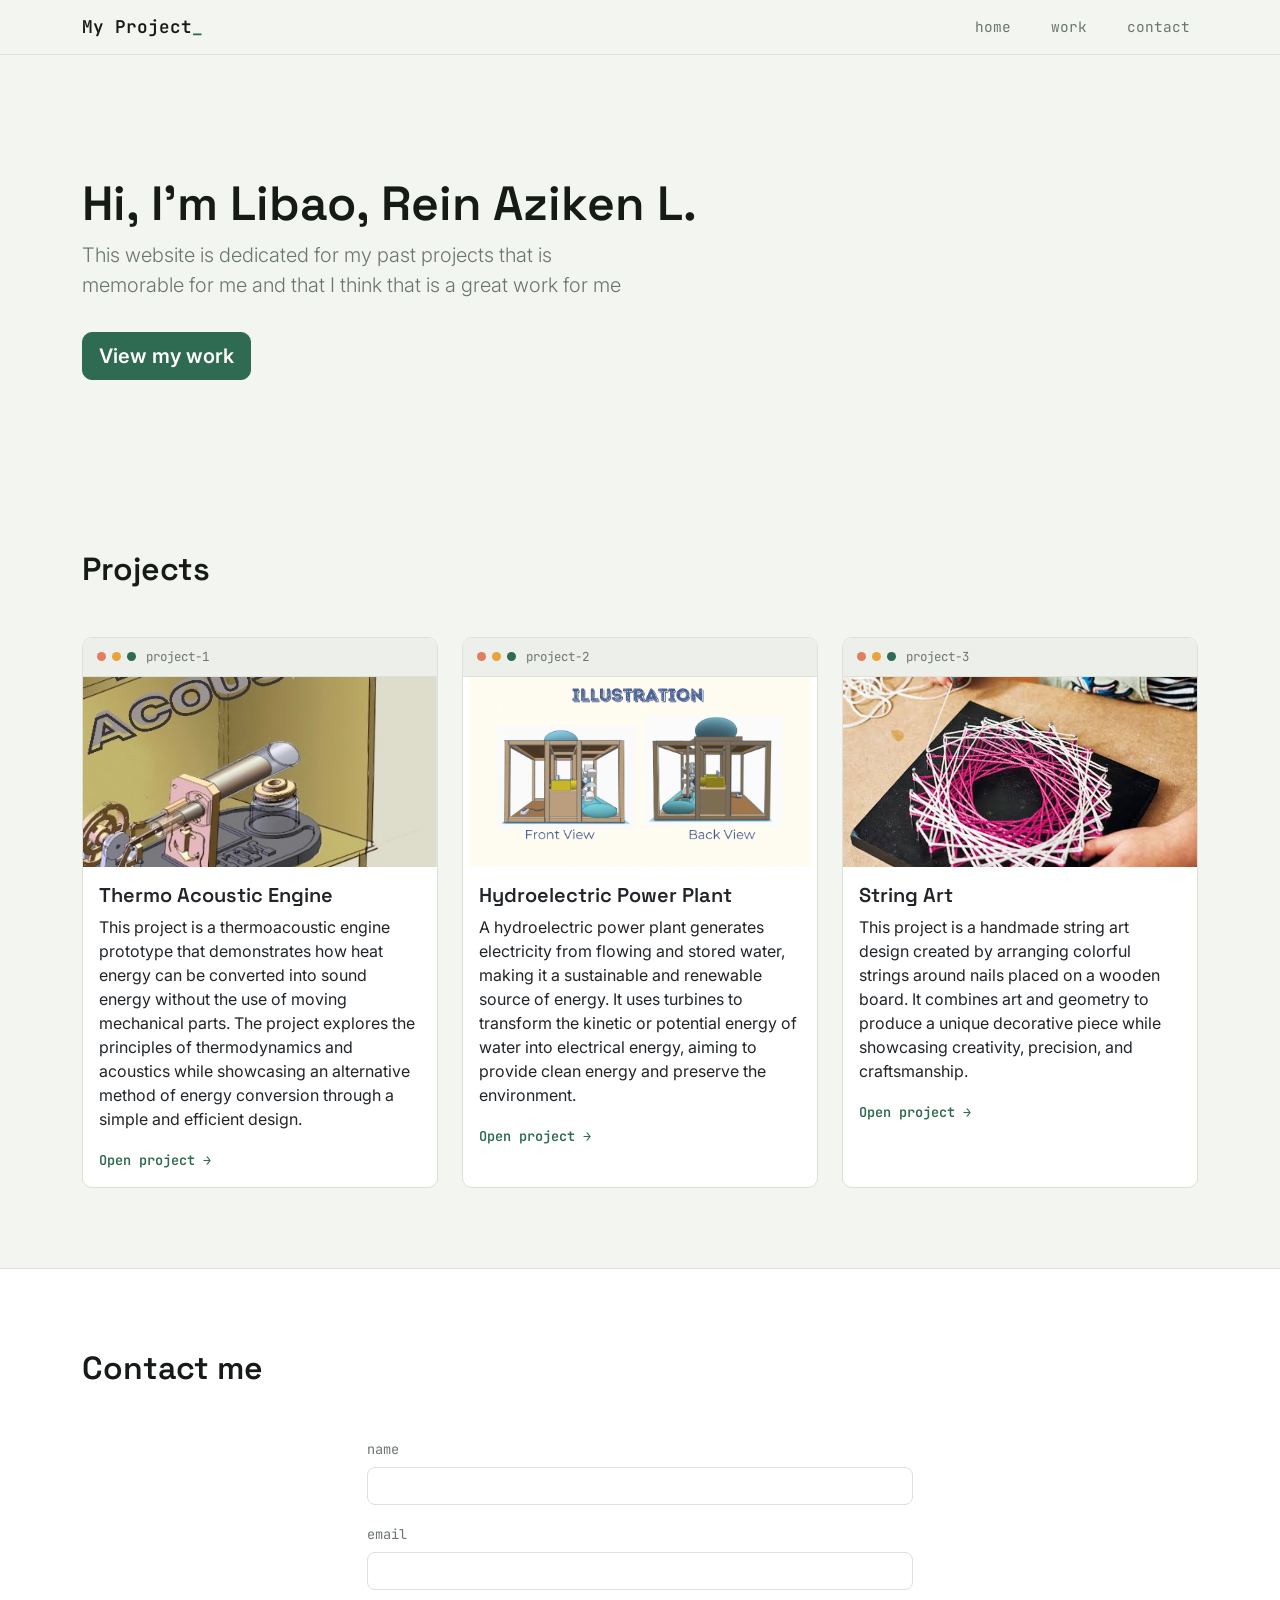
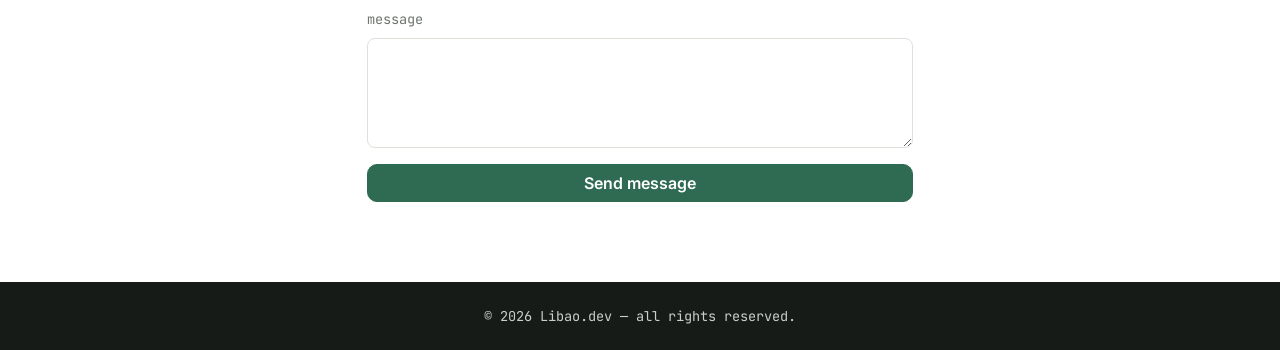
<file: index.html>
<!DOCTYPE html>
<html lang="en">
<head>
  <meta charset="UTF-8" />
  <meta name="viewport" content="width=device-width, initial-scale=1.0" />
  <title>My Portfolio</title>

  <!-- Google Fonts: display, body, and monospace typefaces -->
  <link rel="preconnect" href="https://fonts.googleapis.com" />
  <link href="https://fonts.googleapis.com/css2?family=Space+Grotesk:wght@500;600;700&family=Inter:wght@400;500;600&family=JetBrains+Mono:wght@400;500;600&display=swap" rel="stylesheet" />

  <!-- Bootstrap 5 CSS (grid, forms, navbar collapse behavior) -->
  <link href="https://cdnjs.cloudflare.com/ajax/libs/bootstrap/5.3.3/css/bootstrap.min.css" rel="stylesheet" />

  <!-- Our own stylesheet, loaded AFTER Bootstrap so it can override it -->
  <link href="css/style.css" rel="stylesheet" />
</head>
<body>

  <!-- ===================== NAVIGATION BAR ===================== -->
  <nav class="navbar navbar-expand-lg site-nav sticky-top">
    <div class="container">
      <a class="navbar-brand brand-mono" href="#hero">My Project<span class="cursor">_</span></a>
      <button
        class="navbar-toggler"
        type="button"
        data-bs-toggle="collapse"
        data-bs-target="#navMenu"
        aria-controls="navMenu"
        aria-expanded="false"
        aria-label="Toggle navigation"
      >
        <span class="navbar-toggler-icon"></span>
      </button>

      <div class="collapse navbar-collapse" id="navMenu">
        <ul class="navbar-nav ms-auto gap-lg-4">
          <li class="nav-item"><a class="nav-link" href="#hero">home</a></li>
          <li class="nav-item"><a class="nav-link" href="#portfolio">work</a></li>
          <li class="nav-item"><a class="nav-link" href="#contact">contact</a></li>
        </ul>
      </div>
    </div>
  </nav>

  <!-- ===================== HERO ===================== -->
  <header id="hero" class="hero">
    <div class="container">
      <h1>Hi, I'm Libao, Rein Aziken L.</h1>
      <p class="lead">This website is dedicated for my past projects that is memorable for me and that I think that is a great work for me</p>
      <a href="#portfolio" class="btn btn-accent btn-lg mt-3">View my work</a>
    </div>
  </header>

  <!-- ===================== PORTFOLIO SECTION ===================== -->
  <section id="portfolio">
    <div class="container">
      <h2 class="mb-5">Projects</h2>

      <div class="row g-4">

        <!-- ---------- Project 1 ---------- -->
        <div class="col-md-4">
          <div class="card project-card">
            <div class="file-tab">
              <span class="file-dot red"></span>
              <span class="file-dot yellow"></span>
              <span class="file-dot green"></span>
              <span class="file-name">project-1</span>
            </div>
            <div class="img-wrapper">
              <img src="project1.JPG" alt="Project 1 preview" class="project-1-img"/>
            </div>
            <div class="card-body">
              <h5 class="project-title" onclick="changeBackground()">Thermo Acoustic Engine</h5>
              <p class="card-text">This project is a thermoacoustic engine prototype that demonstrates how heat energy can be converted into sound energy without the use of moving mechanical parts. The project explores the principles of thermodynamics and acoustics while showcasing an alternative method of energy conversion through a simple and efficient design.</p>
              <a href="projects/project-1/project-1.html" class="open-link">Open project &rarr;</a>
            </div>
          </div>
        </div>

        <!-- ---------- Project 2 ---------- -->
        <div class="col-md-4">
          <div class="card project-card">
            <div class="file-tab">
              <span class="file-dot red"></span>
              <span class="file-dot yellow"></span>
              <span class="file-dot green"></span>
              <span class="file-name">project-2</span>
            </div>
            <div class="img-wrapper">
              <img src="project2.png" alt="Project 2 preview" class="project-2-img"/>
            </div>
            <div class="card-body">
              <h5 class="project-title" onclick="changeBackground()">Hydroelectric Power Plant</h5>
              <p class="card-text">A hydroelectric power plant generates electricity from flowing and stored water, making it a sustainable and renewable source of energy. It uses turbines to transform the kinetic or potential energy of water into electrical energy, aiming to provide clean energy and preserve the environment.
              </p>
              <a href="projects/project-2/project-2.html" class="open-link">Open project &rarr;</a>
            </div>
          </div>
        </div>

        <!-- ---------- Project 3 ---------- -->
        <div class="col-md-4">
          <div class="card project-card">
            <div class="file-tab">
              <span class="file-dot red"></span>
              <span class="file-dot yellow"></span>
              <span class="file-dot green"></span>
              <span class="file-name">project-3</span>
            </div>
            <div class="img-wrapper">
              <img src="project3.jpeg" alt="Project 3 preview" class="project-3-img" />
            </div>
            <div class="card-body">
              <h5 class="project-title" onclick="changeBackground()">String Art</h5>
              <p class="card-text">This project is a handmade string art design created by arranging colorful strings around nails placed on a wooden board. It combines art and geometry to produce a unique decorative piece while showcasing creativity, precision, and craftsmanship.                
              </p>
              <a href="projects/project-3/project-3.html" class="open-link">Open project &rarr;</a>
            </div>
          </div>
        </div>

      </div>
    </div>
  </section>

  <!-- ===================== CONTACT FORM ===================== -->
  <section id="contact">
    <div class="container">
      <h2 class="mb-5">Contact me</h2>

      <div class="row justify-content-center">
        <div class="col-md-6">
          <form id="contactForm" novalidate>
            <div class="mb-3">
              <label for="name" class="form-label">name</label>
              <input type="text" class="form-control" id="name" required />
              <div class="invalid-feedback">Please enter your name.</div>
            </div>

            <div class="mb-3">
              <label for="email" class="form-label">email</label>
              <input
                type="email"
                class="form-control"
                id="email"
                required
                pattern=".+@.+\.com$"
              />
              <div class="invalid-feedback">Please enter a valid email (must contain @ and end in .com).</div>
            </div>

            <div class="mb-3">
              <label for="message" class="form-label">message</label>
              <textarea class="form-control" id="message" rows="4" required></textarea>
              <div class="invalid-feedback">Please enter a message.</div>
            </div>

            <button type="submit" class="btn btn-accent w-100">Send message</button>
          </form>
        </div>
      </div>
    </div>
  </section>

  <!-- ===================== FOOTER ===================== -->
  <footer>
    <p class="mb-0">&copy; 2026 Libao.dev — all rights reserved.</p>
  </footer>

  <!-- Bootstrap JS bundle: powers the navbar's mobile toggle -->
  <script src="https://cdnjs.cloudflare.com/ajax/libs/bootstrap/5.3.3/js/bootstrap.bundle.min.js"></script>

  <!-- Our own JavaScript -->
  <script src="js/main.js"></script>
</body>
</html>
</file>
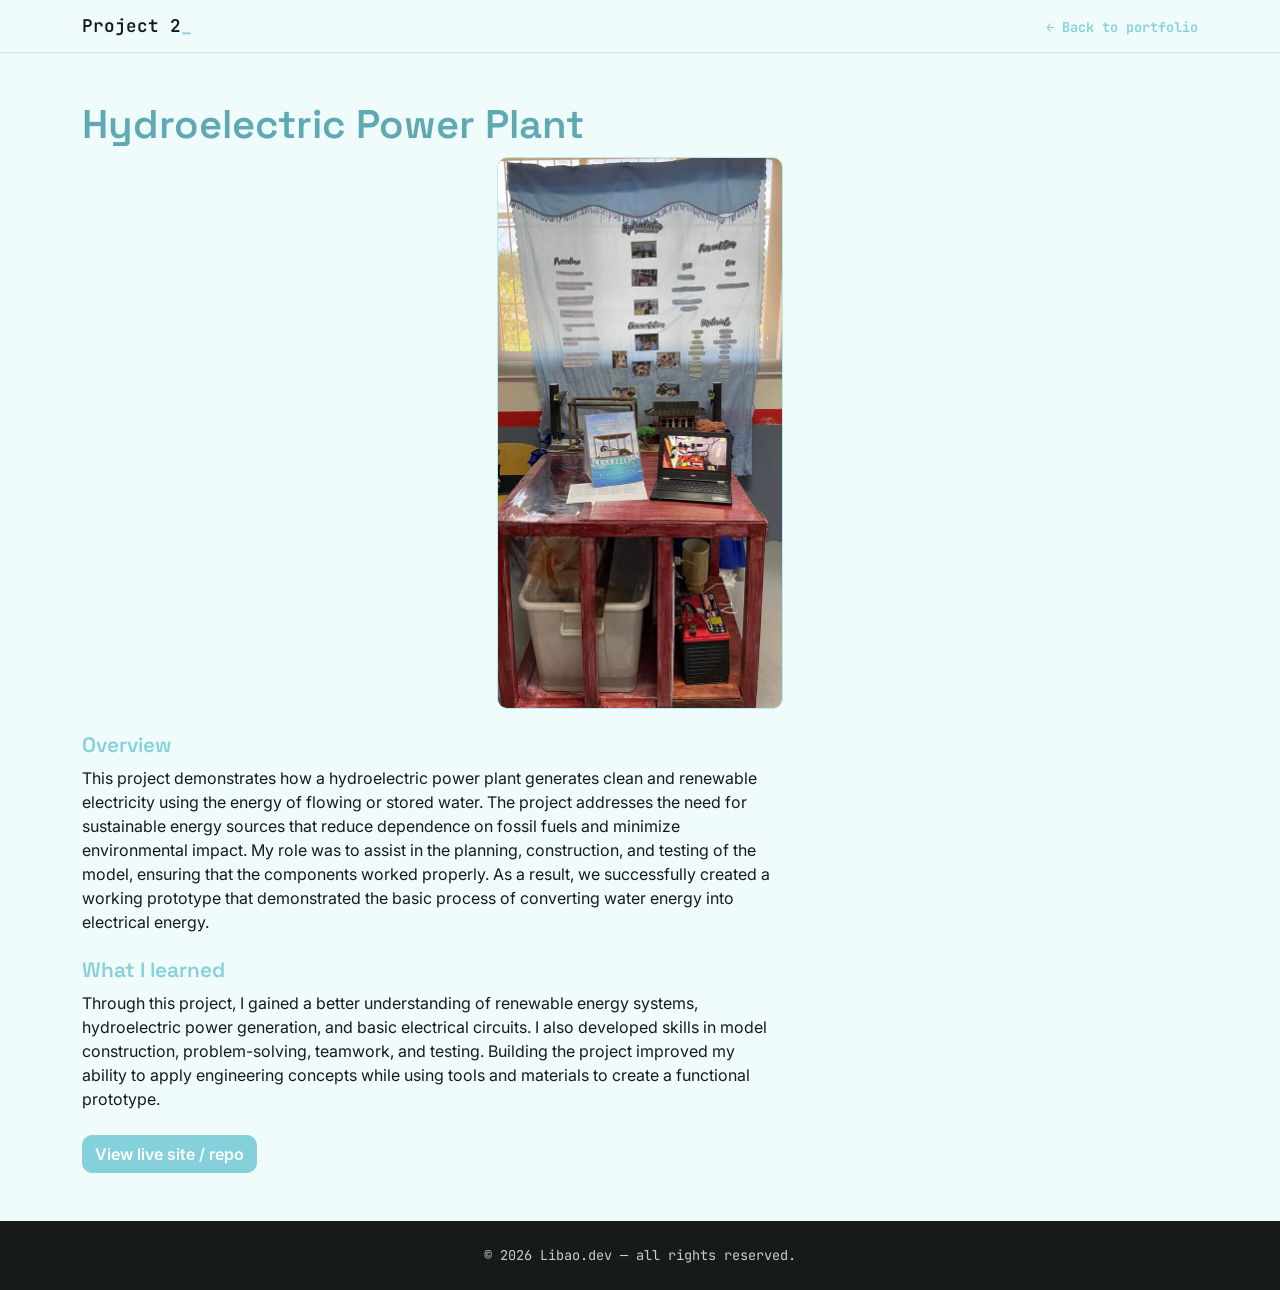
<file: projects/project-2/project-2.html>
<!DOCTYPE html>
<html lang="en">
<head>
<meta charset="UTF-8" />
<meta name="viewport" content="width=device-width, initial-scale=1.0" />
<title>Project 2 — My Portfolio</title>

<link rel="preconnect" href="https://fonts.googleapis.com" />
<link href="https://fonts.googleapis.com/css2?family=Space+Grotesk:wght@500;600;700&family=Inter:wght@400;500;600&family=JetBrains+Mono:wght@400;500;600&display=swap" rel="stylesheet" />

<link href="https://cdnjs.cloudflare.com/ajax/libs/bootstrap/5.3.3/css/bootstrap.min.css" rel="stylesheet" />

<!-- Shared site styles (note the ../../ since this file lives two folders deep) -->
<link href="../../css/style.css" rel="stylesheet" />
<!-- Styles specific to this project page only -->
<link href="project-2.css" rel="stylesheet" />
</head>
<body>

<nav class="navbar navbar-expand-lg site-nav sticky-top">
<div class="container">
<a class="navbar-brand brand-mono" href="../../index.html">Project 2<span class="cursor">_</span></a>
<div class="ms-auto">
<a href="../../index.html#portfolio" class="open-link">&larr; Back to portfolio</a>
</div>
</div>
</nav>

<main class="container project-detail py-5">
<h1 class="mb-2">Hydroelectric Power Plant</h1>

<!-- Image gallery, controlled by project-2.js -->
<div class="gallery mb-4">
<img id="galleryImage" src="img2.jpg" alt="Project 2 screenshot" />
</div>

<div class="project-description">
<h2>Overview</h2>
<p>
  This project demonstrates how a hydroelectric power plant generates clean and renewable electricity using the energy of flowing or stored water. The project addresses the need for sustainable energy sources that reduce dependence on fossil fuels and minimize environmental impact. My role was to assist in the planning, construction, and testing of the model, ensuring that the components worked properly. As a result, we successfully created a working prototype that demonstrated the basic process of converting water energy into electrical energy.
</p>

<h2>What I learned</h2>
<p>
  Through this project, I gained a better understanding of renewable energy systems, hydroelectric power generation, and basic electrical circuits. I also developed skills in model construction, problem-solving, teamwork, and testing. Building the project improved my ability to apply engineering concepts while using tools and materials to create a functional prototype.
</p>

<a href="https://github.com/AzikenLibao" target="_blank" class="btn btn-accent mt-2">View live site / repo</a>
</div>
</main>

<footer>
<p class="mb-0">&copy; 2026 Libao.dev — all rights reserved.</p>
</footer>

<script src="https://cdnjs.cloudflare.com/ajax/libs/bootstrap/5.3.3/js/bootstrap.bundle.min.js"></script>
<script src="project-2.js"></script>
</body>
</html>
</file>
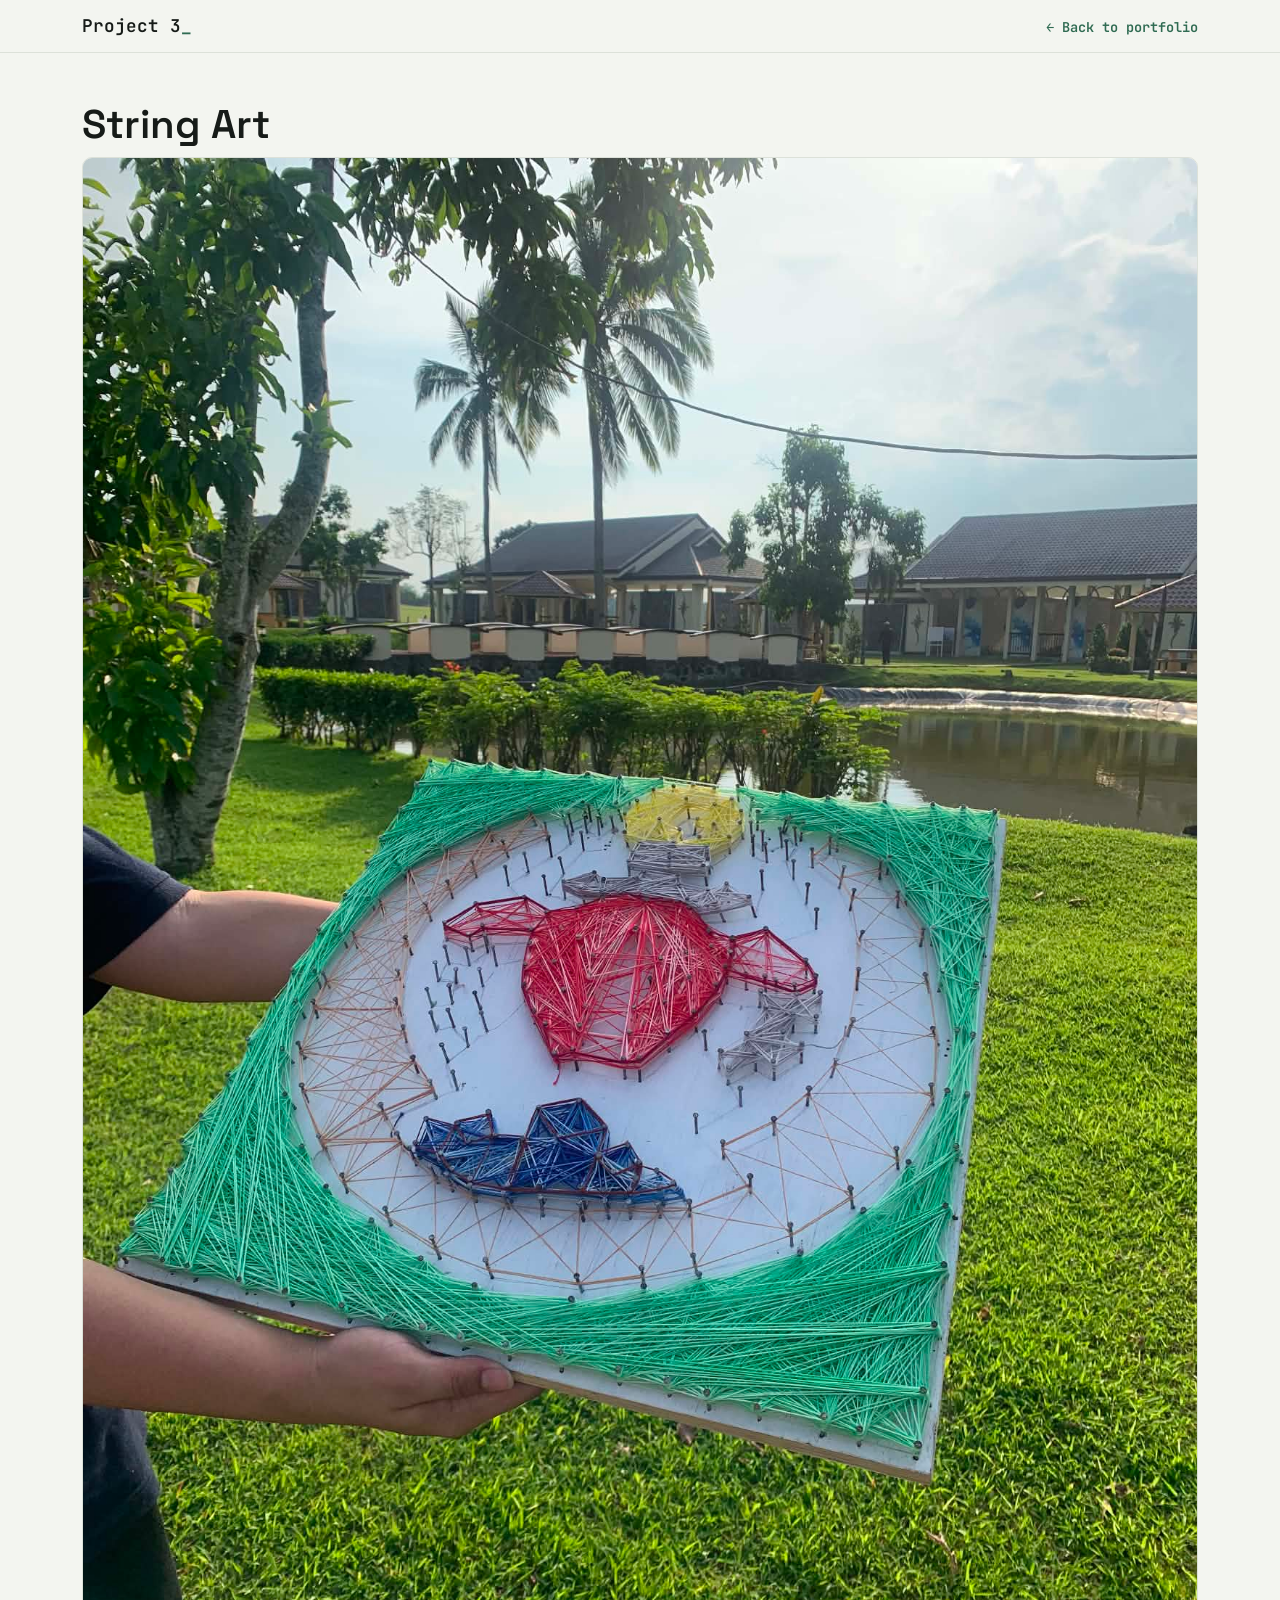
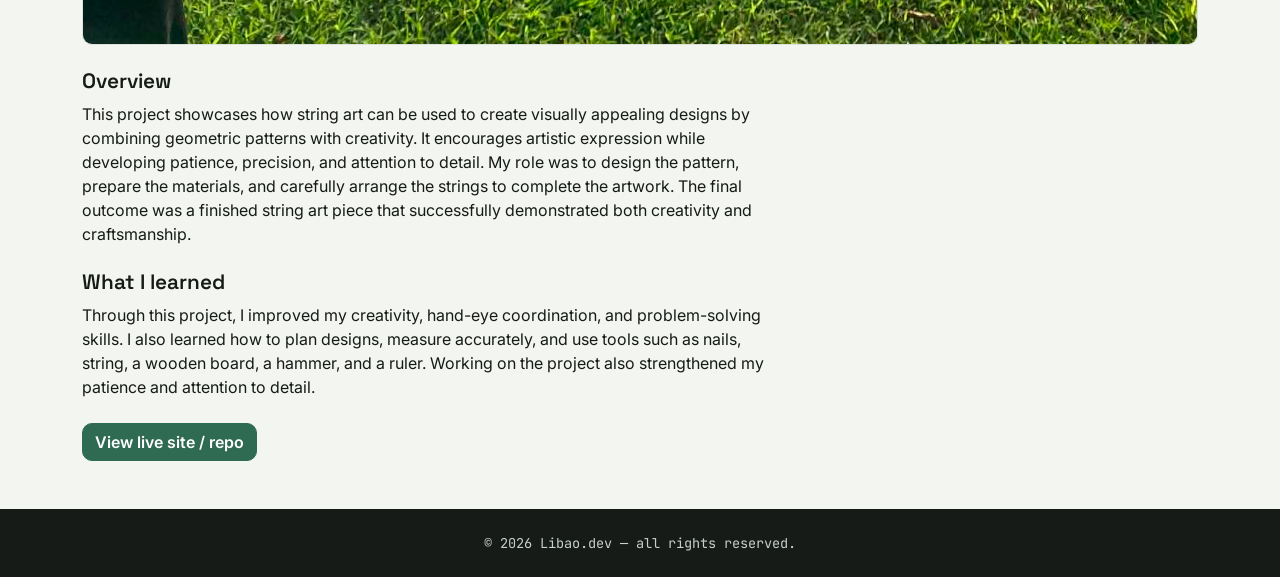
<file: projects/project-3/project-3.html>
<!DOCTYPE html>
<html lang="en">
<head>
<meta charset="UTF-8" />
<meta name="viewport" content="width=device-width, initial-scale=1.0" />
<title>Project 3 — My Portfolio</title>

<link rel="preconnect" href="https://fonts.googleapis.com" />
<link href="https://fonts.googleapis.com/css2?family=Space+Grotesk:wght@500;600;700&family=Inter:wght@400;500;600&family=JetBrains+Mono:wght@400;500;600&display=swap" rel="stylesheet" />

<link href="https://cdnjs.cloudflare.com/ajax/libs/bootstrap/5.3.3/css/bootstrap.min.css" rel="stylesheet" />

<!-- Shared site styles (note the ../../ since this file lives two folders deep) -->
<link href="../../css/style.css" rel="stylesheet" />
<!-- Styles specific to this project page only -->
<link href="project-3.css" rel="stylesheet" />
</head>
<body>

<nav class="navbar navbar-expand-lg site-nav sticky-top">
<div class="container">
<a class="navbar-brand brand-mono" href="../../index.html">Project 3<span class="cursor">_</span></a>
<div class="ms-auto">
<a href="../../index.html#portfolio" class="open-link">&larr; Back to portfolio</a>
</div>
</div>
</nav>

<main class="container project-detail py-5">
<h1 class="mb-2">String Art</h1>

<!-- Image gallery, controlled by project-3.js -->
<div class="gallery mb-4">
<img id="galleryImage" src="img3.JPG" alt="Project 3 screenshot" />
</div>

<div class="project-description">
<h2>Overview</h2>
<p>
  This project showcases how string art can be used to create visually appealing designs by combining geometric patterns with creativity. It encourages artistic expression while developing patience, precision, and attention to detail. My role was to design the pattern, prepare the materials, and carefully arrange the strings to complete the artwork. The final outcome was a finished string art piece that successfully demonstrated both creativity and craftsmanship.

</p>

<h2>What I learned</h2>
<p>
  Through this project, I improved my creativity, hand-eye coordination, and problem-solving skills. I also learned how to plan designs, measure accurately, and use tools such as nails, string, a wooden board, a hammer, and a ruler. Working on the project also strengthened my patience and attention to detail.
</p>

<a href="https://github.com/AzikenLibao" target="_blank" class="btn btn-accent mt-2">View live site / repo</a>
</div>
</main>

<footer>
<p class="mb-0">&copy; 2026 Libao.dev — all rights reserved.</p>
</footer>

<script src="https://cdnjs.cloudflare.com/ajax/libs/bootstrap/5.3.3/js/bootstrap.bundle.min.js"></script>
<script src="project-3.js"></script>
</body>
</html>
</file>
<file: css/style.css>
/* =========================================================
   DESIGN TOKENS
========================================================= */
:root {
  --bg: #F3F5F0;
  --surface: #FFFFFF;
  --ink: #161B18;
  --muted: #6B756F;
  --border: #DCE1D9;
  --accent: #2F6B52;
  --accent-dark: #204A38;
  --accent-2: #E8A33D;
  --radius: 10px;
  --mono: 'JetBrains Mono', monospace;
  --display: 'Space Grotesk', sans-serif;
  --body-font: 'Inter', sans-serif;
}

* {
  box-sizing: border-box;
}

body {
  background-color: var(--bg);
  color: var(--ink);
  font-family: var(--body-font);
}

a {
  color: var(--accent);
  text-decoration: none;
}
a:hover {
  color: var(--accent-dark);
}

/* =========================================================
   NAVBAR
========================================================= */
.site-nav {
  background-color: var(--bg);
  border-bottom: 1px solid var(--border);
}

.brand-mono {
  font-family: var(--mono);
  font-weight: 600;
  font-size: 1.1rem;
  color: var(--ink) !important;
}

.cursor {
  color: var(--accent);
  animation: blink 1s steps(1) infinite;
}
@keyframes blink {
  50% { opacity: 0; }
}
@media (prefers-reduced-motion: reduce) {
  .cursor { animation: none; }
}

.site-nav .nav-link {
  font-family: var(--mono);
  font-size: 0.9rem;
  color: var(--muted) !important;
  transition: color 0.2s ease;
}
.site-nav .nav-link:hover {
  color: var(--accent) !important;
}

/* =========================================================
   BUTTONS
========================================================= */
.btn-accent {
  background-color: var(--accent);
  border-color: var(--accent);
  color: #fff;
  border-radius: var(--radius);
  font-weight: 600;
}
.btn-accent:hover {
  background-color: var(--accent-dark);
  border-color: var(--accent-dark);
  color: #fff;
}

/* =========================================================
   HERO
========================================================= */
.hero {
  padding: 120px 0 90px;
}

.eyebrow {
  font-family: var(--mono);
  color: var(--accent);
  font-size: 0.9rem;
  letter-spacing: 0.5px;
  display: block;
  margin-bottom: 12px;
}

.hero h1 {
  font-family: var(--display);
  font-weight: 600;
  font-size: 3rem;
}

.hero p.lead {
  color: var(--muted);
  max-width: 560px;
}

/* =========================================================
   PORTFOLIO SECTION
========================================================= */
#portfolio {
  padding: 80px 0;
  transition: background-color 0.5s ease;
}

#portfolio h2 {
  font-family: var(--display);
  font-weight: 600;
}

.project-card {
  background-color: var(--surface);
  border: 1px solid var(--border);
  border-radius: var(--radius);
  overflow: hidden;
  height: 100%;
  transition: transform 0.25s ease, box-shadow 0.25s ease;
}

.project-card:hover {
  transform: translateY(-8px);
  box-shadow: 0 16px 26px rgba(22, 27, 24, 0.1);
}

.file-tab {
  display: flex;
  align-items: center;
  gap: 6px;
  padding: 10px 14px;
  background-color: #EDEFEA;
  border-bottom: 1px solid var(--border);
}

.file-dot {
  width: 9px;
  height: 9px;
  border-radius: 50%;
}
.file-dot.red { background-color: #E27D60; }
.file-dot.yellow { background-color: var(--accent-2); }
.file-dot.green { background-color: var(--accent); }

.file-name {
  font-family: var(--mono);
  font-size: 0.78rem;
  color: var(--muted);
  margin-left: 4px;
}

/* Shared wrapper: every card's image area is the same fixed
   height, and the image is centered inside it (horizontally
   and vertically), no matter its natural size or shape. */
.img-wrapper {
  height: 190px;
  display: flex;
  align-items: center;
  justify-content: center;
  overflow: hidden;
  background-color: var(--surface);
}

/* Project 1: fills the box completely, cropping if needed */
.project-card .project-1-img {
  width: 100%;
  height: 100%;
  object-fit: cover;
  object-position: center;
}

/* Project 2: keeps the whole illustration visible, no cropping */
.project-card .project-2-img {
  max-width: 100%;
  max-height: 100%;
  width: auto;
  height: auto;
  object-fit: contain;
}

/* Project 3: same "fill and crop" treatment as Project 1 */
.project-card .project-3-img {
  width: 100%;
  height: 100%;
  object-fit: cover;
  object-position: center;
}

.project-path {
  font-family: var(--mono);
  font-size: 0.75rem;
  color: var(--muted);
}

.project-title {
  cursor: pointer;
  font-family: var(--display);
  font-weight: 600;
  transition: color 0.2s ease;
}
.project-title:hover {
  color: var(--accent);
}

.open-link {
  font-family: var(--mono);
  font-size: 0.85rem;
  font-weight: 600;
}

/* =========================================================
   CONTACT SECTION
========================================================= */
#contact {
  padding: 80px 0;
  background-color: var(--surface);
  border-top: 1px solid var(--border);
}

#contact h2 {
  font-family: var(--display);
  font-weight: 600;
}

.form-label {
  font-family: var(--mono);
  font-size: 0.85rem;
  color: var(--muted);
}

.form-control {
  border-radius: 8px;
  border-color: var(--border);
}
.form-control:focus {
  border-color: var(--accent);
  box-shadow: 0 0 0 0.2rem rgba(47, 107, 82, 0.15);
}

/* =========================================================
   FOOTER
========================================================= */
footer {
  background-color: var(--ink);
  color: #C9CFC9;
  text-align: center;
  padding: 24px 0;
  font-family: var(--mono);
  font-size: 0.85rem;
}
</file>
<file: projects/project-2/project-2.css>
:root {
  --accent: #85D1DB;
  --accent-dark: #5FA9B3;
  --accent-2: #B6F2D1;
  --bg: #F0FBFC;
  --border: #B3EBF2;
  --muted: #6B9AA3;
}

.site-nav {
  background-color: var(--bg);
  border-bottom: 1px solid var(--border);
}

.project-detail h1 {
  font-family: var(--display);
  font-weight: 600;
  color: #5FA9B3;
}

.project-detail h2 {
  font-family: var(--display);
  font-weight: 600;
  font-size: 1.3rem;
  margin-top: 24px;
  color: #85D1DB;
}

.tag {
  font-family: var(--mono);
  font-size: 0.8rem;
  border: 1px solid var(--border);
  border-radius: 20px;
  padding: 3px 12px;
  margin-right: 6px;
  color: var(--muted);
  background-color: #C9FDF2;
  display: inline-block;
}

.gallery img {
  width: 286.5px;
  height: 552px;
  object-fit: cover;
  object-position: center;
  border-radius: var(--radius);
  border: 1px solid var(--border);
  display: block;
  margin: 0 auto;
}

.gallery-controls {
  display: flex;
  align-items: center;
  justify-content: space-between;
  margin-top: 10px;
}

.project-description p {
  color: var(--ink);
  max-width: 700px;
}
</file>
<file: projects/project-3/project-3.css>
/* Styles that only apply to this project's detail page */

.project-detail h1 {
  font-family: var(--display);
  font-weight: 600;
}

.project-detail h2 {
  font-family: var(--display);
  font-weight: 600;
  font-size: 1.3rem;
  margin-top: 24px;
}

.tag {
  font-family: var(--mono);
  font-size: 0.8rem;
  border: 1px solid var(--border);
  border-radius: 20px;
  padding: 3px 12px;
  margin-right: 6px;
  color: var(--muted);
  display: inline-block;
}

.gallery img {
  width: 100%;
  border-radius: var(--radius);
  border: 1px solid var(--border);
}

.gallery-controls {
  display: flex;
  align-items: center;
  justify-content: space-between;
  margin-top: 10px;
}

.project-description p {
  color: var(--ink);
  max-width: 700px;
}
</file>
